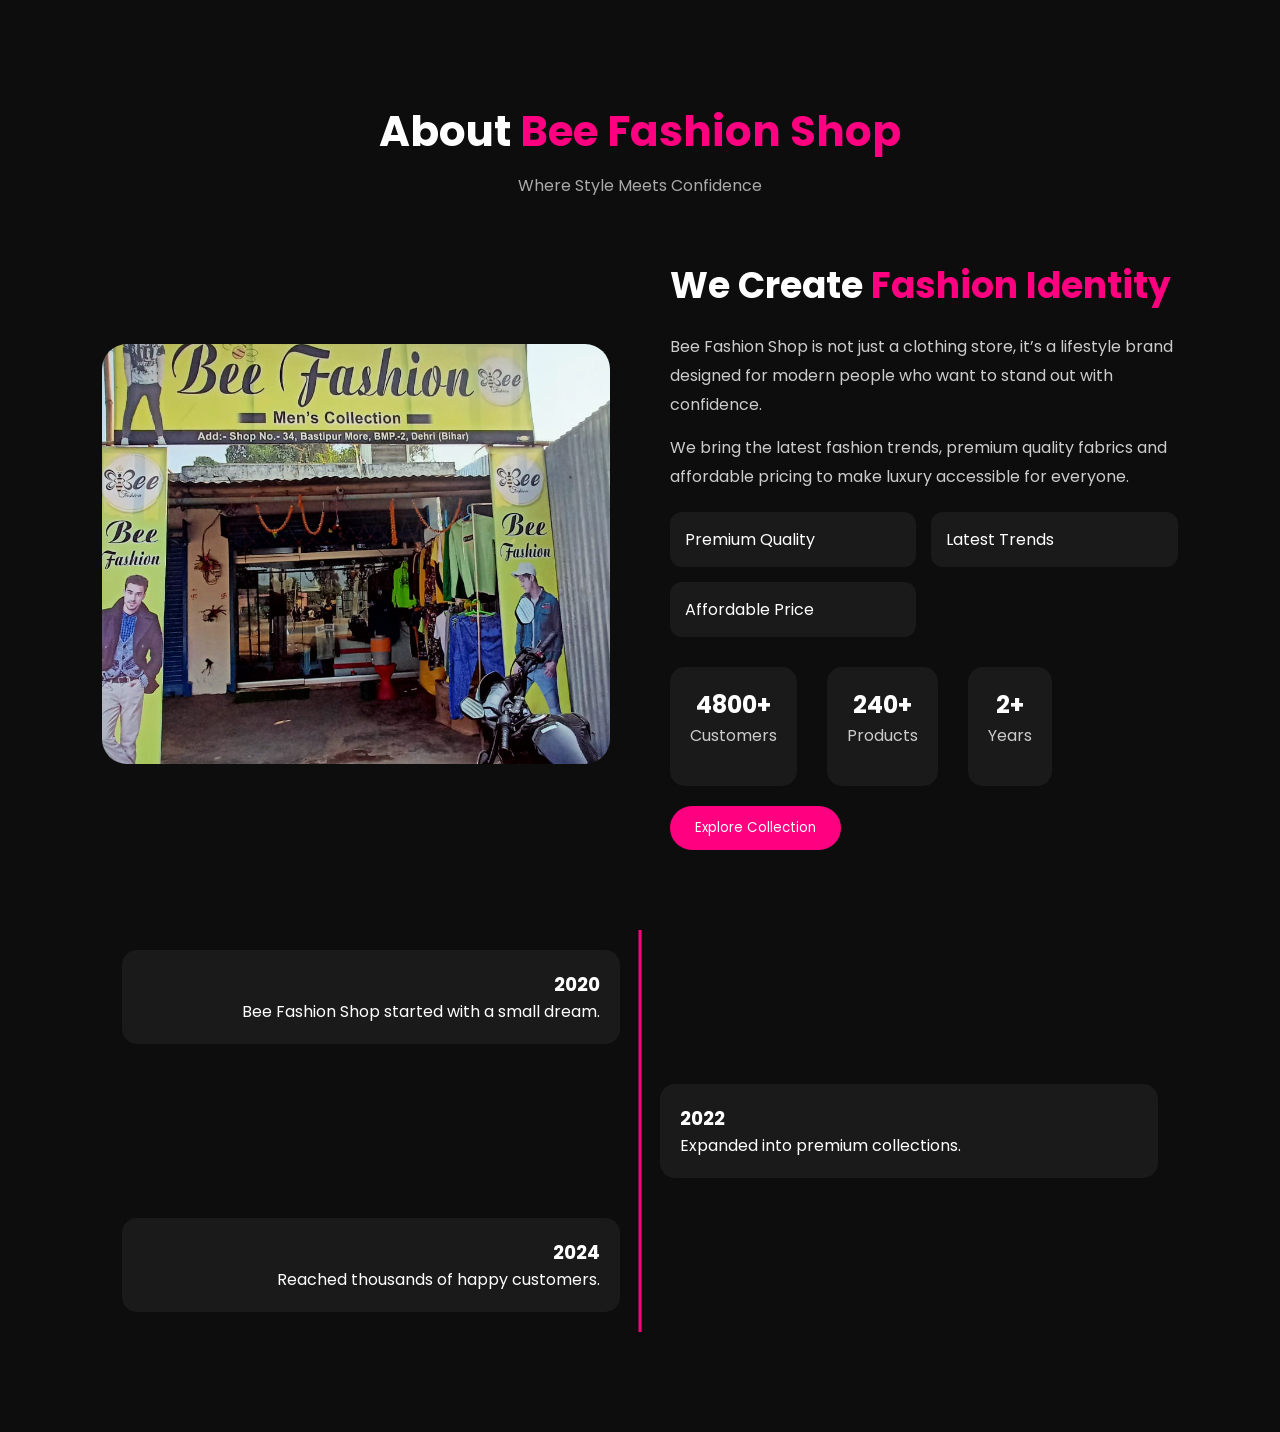
<file: about.html>
<!DOCTYPE html>
<html lang="en">

<head>
    <meta charset="UTF-8">
    <meta name="viewport" content="width=device-width, initial-scale=1.0">
    <title>Bee Fashion Shop - About</title>

    <link href="https://fonts.googleapis.com/css2?family=Poppins:wght@300;400;600;700&display=swap" rel="stylesheet">

    <style>
        /* ================= RESET ================= */
        * {
            margin: 0;
            padding: 0;
            box-sizing: border-box;
            font-family: 'Poppins', sans-serif;
        }

        body {
            background: #0d0d0d;
            color: #fff;
        }

        /* ================= SECTION ================= */
        .about {
            padding: 100px 8%;
        }

        /* ================= HEADER ================= */
        .about-header {
            text-align: center;
            margin-bottom: 60px;
        }

        .about-header h1 {
            font-size: 42px;
            margin-bottom: 10px;
        }

        .about-header span {
            color: #ff0080;
        }

        .about-header p {
            color: #aaa;
        }

        /* ================= GRID ================= */
        .about-grid {
            display: grid;
            grid-template-columns: 1fr 1fr;
            gap: 60px;
            align-items: center;
        }

        /* ================= IMAGE ================= */
        .about-img {
            position: relative;
            overflow: hidden;
            border-radius: 25px;
        }

        .about-img img {
            width: 100%;
            transition: .6s;
        }

        .about-img:hover img {
            transform: scale(1.1);
        }

        /* ================= TEXT ================= */
        .about-text h2 {
            font-size: 36px;
            margin-bottom: 20px;
        }

        .about-text h2 span {
            color: #ff0080;
        }

        .about-text p {
            color: #ccc;
            line-height: 1.8;
            margin-bottom: 15px;
        }

        /* ================= FEATURES ================= */
        .features {
            display: grid;
            grid-template-columns: repeat(2, 1fr);
            gap: 15px;
            margin-top: 20px;
        }

        .feature {
            background: #1a1a1a;
            padding: 15px;
            border-radius: 12px;
            transition: .3s;
        }

        .feature:hover {
            transform: translateY(-5px);
            background: #ff0080;
        }

        /* ================= STATS ================= */
        .stats {
            display: flex;
            gap: 30px;
            margin-top: 30px;
        }

        .stat {
            background: #1a1a1a;
            padding: 20px;
            border-radius: 15px;
            text-align: center;
            transition: .3s;
        }

        .stat:hover {
            transform: translateY(-5px);
            background: #ff0080;
        }

        .stat h3 {
            font-size: 24px;
        }

        /* ================= TIMELINE ================= */
        .timeline {
            margin-top: 80px;
            position: relative;
        }

        .timeline::before {
            content: "";
            position: absolute;
            left: 50%;
            width: 3px;
            height: 100%;
            background: #ff0080;
            transform: translateX(-50%);
        }

        .timeline-item {
            width: 50%;
            padding: 20px;
            position: relative;
        }

        .timeline-item.left {
            left: 0;
            text-align: right;
        }

        .timeline-item.right {
            left: 50%;
        }

        .timeline-box {
            background: #1a1a1a;
            padding: 20px;
            border-radius: 15px;
        }

        /* ================= BUTTON ================= */
        .btn {
            margin-top: 20px;
            padding: 12px 25px;
            border: none;
            background: #ff0080;
            color: #fff;
            border-radius: 30px;
            cursor: pointer;
            transition: .3s;
        }

        .btn:hover {
            transform: translateY(-4px);
            box-shadow: 0 0 15px #ff0080;
        }

        /* ================= ANIMATION ================= */
        .hidden {
            opacity: 0;
            transform: translateY(50px);
            transition: 1s;
        }

        .show {
            opacity: 1;
            transform: translateY(0);
        }

        /* ================= MOBILE ================= */
        @media(max-width:768px) {

            .about-grid {
                grid-template-columns: 1fr;
            }

            .timeline::before {
                left: 10px;
            }

            .timeline-item {
                width: 100%;
                padding-left: 30px;
            }

            .timeline-item.right {
                left: 0;
            }

        }

        /* ================= MOBILE FIX ================= */
        @media(max-width:768px) {

            /* SECTION */
            .about {
                padding: 70px 5%;
            }

            /* HEADER */
            .about-header h1 {
                font-size: 28px;
            }

            .about-header p {
                font-size: 14px;
            }

            /* GRID */
            .about-grid {
                grid-template-columns: 1fr;
                gap: 30px;
            }

            /* IMAGE */
            .about-img img {
                height: 250px;
                object-fit: cover;
            }

            /* TEXT */
            .about-text {
                text-align: center;
            }

            .about-text h2 {
                font-size: 24px;
            }

            .about-text p {
                font-size: 14px;
            }

            /* FEATURES */
            .features {
                grid-template-columns: 1fr;
            }

            /* STATS */
            .stats {
                flex-direction: column;
                gap: 15px;
            }

            .stat {
                width: 100%;
            }

            /* BUTTON */
            .btn {
                width: 100%;
            }

            /* ================= TIMELINE FIX ================= */

            .timeline {
                margin-top: 50px;
            }

            /* vertical line left */
            .timeline::before {
                left: 15px;
            }

            /* all items full width */
            .timeline-item {
                width: 100%;
                padding-left: 40px;
                margin-bottom: 20px;
            }

            /* remove right shift */
            .timeline-item.right {
                left: 0;
            }

            /* remove right align */
            .timeline-item.left {
                text-align: left;
            }

            /* box full width */
            .timeline-box {
                width: 100%;
            }

            /* animation smooth */
            .hidden {
                transform: translateY(30px);
            }

        }

        /* IMAGE FIX (DESKTOP + MOBILE PERFECT) */
        .about-img {
            position: relative;
            border-radius: 25px;
            overflow: hidden;
            width: 100%;
            height: 420px;
            /* FIXED HEIGHT FOR DESKTOP */
        }

        /* IMAGE FIT */
        .about-img img {
            width: 100%;
            height: 100%;
            object-fit: cover;
            /* IMPORTANT */
            object-position: center;
            transition: 0.6s ease;
        }

        /* HOVER ZOOM (SAFE) */
        .about-img:hover img {
            transform: scale(1.08);
        }
    </style>
</head>

<body>

    <section class="about">

        <div class="about-header">
            <h1>About <span>Bee Fashion Shop</span></h1>
            <p>Where Style Meets Confidence</p>
        </div>

        <div class="about-grid hidden">

            <div class="about-img">
                <img src="WhatsApp Image 2026-05-03 at 5.36.09 PM.jpeg">
            </div>

            <div class="about-text">
                <h2>We Create <span>Fashion Identity</span></h2>

                <p>
                    Bee Fashion Shop is not just a clothing store, it’s a lifestyle brand
                    designed for modern people who want to stand out with confidence.
                </p>

                <p>
                    We bring the latest fashion trends, premium quality fabrics and
                    affordable pricing to make luxury accessible for everyone.
                </p>

                <div class="features">
                    <div class="feature">Premium Quality</div>
                    <div class="feature">Latest Trends</div>
                    <div class="feature">Affordable Price</div>

                </div>

                <div class="stats">
                    <div class="stat">
                        <h3 id="c1">0</h3>
                        <p>Customers</p>
                    </div>
                    <div class="stat">
                        <h3 id="c2">0</h3>
                        <p>Products</p>
                    </div>
                    <div class="stat">
                        <h3 id="c3">0</h3>
                        <p>Years</p>
                    </div>
                </div>

                <button class="btn">Explore Collection</button>

            </div>

        </div>

        <!-- TIMELINE -->
        <div class="timeline">

            <div class="timeline-item left hidden">
                <div class="timeline-box">
                    <h3>2020</h3>
                    <p>Bee Fashion Shop started with a small dream.</p>
                </div>
            </div>

            <div class="timeline-item right hidden">
                <div class="timeline-box">
                    <h3>2022</h3>
                    <p>Expanded into premium collections.</p>
                </div>
            </div>

            <div class="timeline-item left hidden">
                <div class="timeline-box">
                    <h3>2024</h3>
                    <p>Reached thousands of happy customers.</p>
                </div>
            </div>

        </div>

    </section>

    <script>

        /* SCROLL ANIMATION */
        const hiddenElements = document.querySelectorAll(".hidden");

        window.addEventListener("scroll", () => {
            hiddenElements.forEach(el => {
                const pos = el.getBoundingClientRect().top;
                if (pos < window.innerHeight - 100) {
                    el.classList.add("show");
                }
            });
        });

        /* COUNTER */
        function counter(id, target) {
            let count = 0;
            let step = target / 50;

            let interval = setInterval(() => {
                count += step;
                if (count >= target) {
                    count = target;
                    clearInterval(interval);
                }
                document.getElementById(id).innerText = Math.floor(count) + "+";
            }, 30);
        }

        setTimeout(() => {
            counter("c1", 10000);
            counter("c2", 500);
            counter("c3", 5);
        }, 500);

    </script>

</body>

</html>
</file>
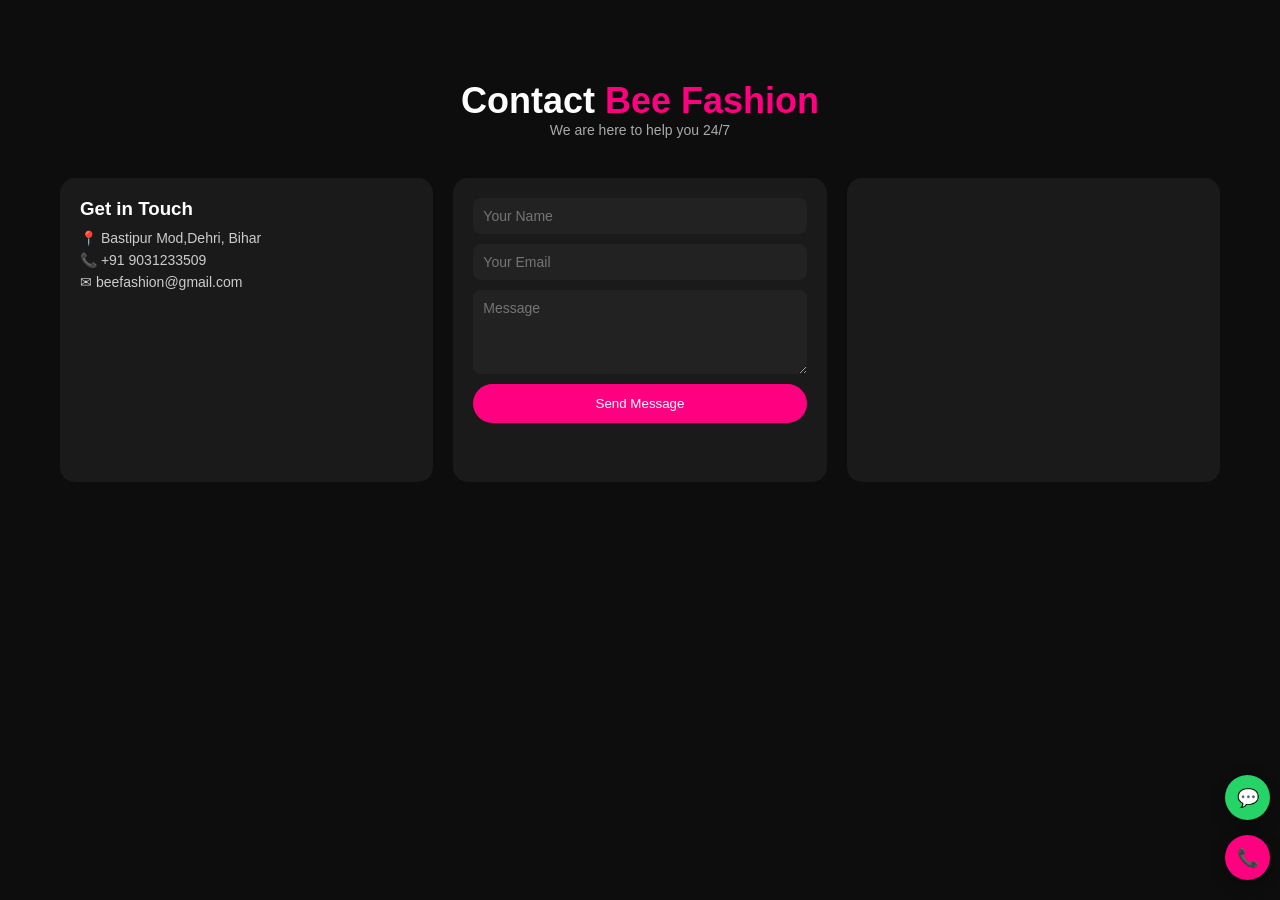
<file: contact.html>
<!DOCTYPE html>
<html lang="en">

<head>
    <meta charset="UTF-8">
    <meta name="viewport" content="width=device-width, initial-scale=1.0">
    <title>Contact - Bee Fashion</title>

    <style>
        /* RESET */
        * {
            margin: 0;
            padding: 0;
            box-sizing: border-box;
            font-family: sans-serif;
        }

        html,
        body {
            overflow-x: hidden;
            background: #0d0d0d;
            color: #fff;
        }

        /* SECTION */
        .contact-section {
            padding: 80px 20px;
            max-width: 1200px;
            margin: auto;
        }

        /* HEADER */
        .contact-header {
            text-align: center;
            margin-bottom: 40px;
        }

        .contact-header h2 {
            font-size: 36px;
        }

        .contact-header span {
            color: #ff0080;
        }

        .contact-header p {
            color: #aaa;
            font-size: 14px;
        }

        /* GRID */
        .contact-container {
            display: grid;
            grid-template-columns: repeat(auto-fit, minmax(280px, 1fr));
            gap: 20px;
            width: 100%;
        }

        /* CARD */
        .contact-info,
        .contact-form,
        .map-box {
            background: #1a1a1a;
            padding: 20px;
            border-radius: 15px;
            width: 100%;
        }

        /* INFO */
        .contact-info h3 {
            margin-bottom: 10px;
        }

        .contact-info p {
            color: #ccc;
            font-size: 14px;
            margin-bottom: 6px;
        }

        /* FORM */
        .contact-form {
            display: flex;
            flex-direction: column;
            gap: 10px;
        }

        .contact-form input,
        .contact-form textarea {
            width: 100%;
            padding: 10px;
            border: none;
            border-radius: 8px;
            background: #222;
            color: #fff;
            font-size: 14px;
        }

        .contact-form button {
            padding: 12px;
            border: none;
            border-radius: 25px;
            background: #ff0080;
            color: #fff;
            cursor: pointer;
            transition: .3s;
        }

        .contact-form button:hover {
            transform: translateY(-2px);
            box-shadow: 0 0 10px #ff0080;
        }

        #msg {
            font-size: 12px;
            color: #0f0;
        }

        /* MAP */
        .map-box iframe {
            width: 100%;
            height: 260px;
            border: none;
            border-radius: 10px;
        }

        /* FLOAT BUTTONS */
        .whatsapp-btn,
        .call-btn {
            position: fixed;
            right: 10px;
            width: 45px;
            height: 45px;
            display: flex;
            align-items: center;
            justify-content: center;
            border-radius: 50%;
            color: #fff;
            text-decoration: none;
            font-size: 18px;
            box-shadow: 0 5px 15px rgba(0, 0, 0, .3);
            z-index: 1000;
        }

        /* WhatsApp */
        .whatsapp-btn {
            background: #25D366;
            bottom: 80px;
        }

        /* Call */
        .call-btn {
            background: #ff0080;
            bottom: 20px;
        }

        /* HOVER */
        .whatsapp-btn:hover,
        .call-btn:hover {
            transform: scale(1.1);
        }

        /* MOBILE */
        @media(max-width:480px) {

            .contact-header h2 {
                font-size: 24px;
            }

            .contact-header p {
                font-size: 12px;
            }

            .contact-section {
                padding: 60px 15px;
            }

            .contact-container {
                grid-template-columns: 1fr;
            }

            .map-box iframe {
                height: 220px;
            }

        }
    </style>
</head>

<body>

    <section class="contact-section">

        <div class="contact-header">
            <h2>Contact <span>Bee Fashion</span></h2>
            <p>We are here to help you 24/7</p>
        </div>

        <div class="contact-container">

            <!-- INFO -->
            <div class="contact-info">
                <h3>Get in Touch</h3>
                <p>📍 Bastipur Mod,Dehri, Bihar</p>
                <p>📞 +91 9031233509</p>
                <p>✉ beefashion@gmail.com</p>
            </div>

            <!-- FORM -->
            <form class="contact-form" id="contactForm">
                <input type="text" placeholder="Your Name" required>
                <input type="email" placeholder="Your Email" required>
                <textarea rows="4" placeholder="Message" required></textarea>
                <button type="submit">Send Message</button>
                <small id="msg"></small>
            </form>

            <!-- MAP -->
            <div class="map-box">
                <iframe src="https://www.google.com/maps?q=Mithapur%20Bihar&output=embed"></iframe>
            </div>

        </div>

    </section>

    <!-- FLOAT BUTTONS -->
    <a href="https://wa.me/9031233509" class="whatsapp-btn">💬</a>
    <a href="tel:+9031233509" class="call-btn">📞</a>

    <script>

        const form = document.getElementById("contactForm");
        const msg = document.getElementById("msg");

        form.addEventListener("submit", function (e) {
            e.preventDefault();

            msg.innerText = "Sending...";

            setTimeout(() => {
                msg.innerText = "Message Sent Successfully ✅";
                form.reset();
            }, 1500);

        });

    </script>

</body>

</html>
</file>
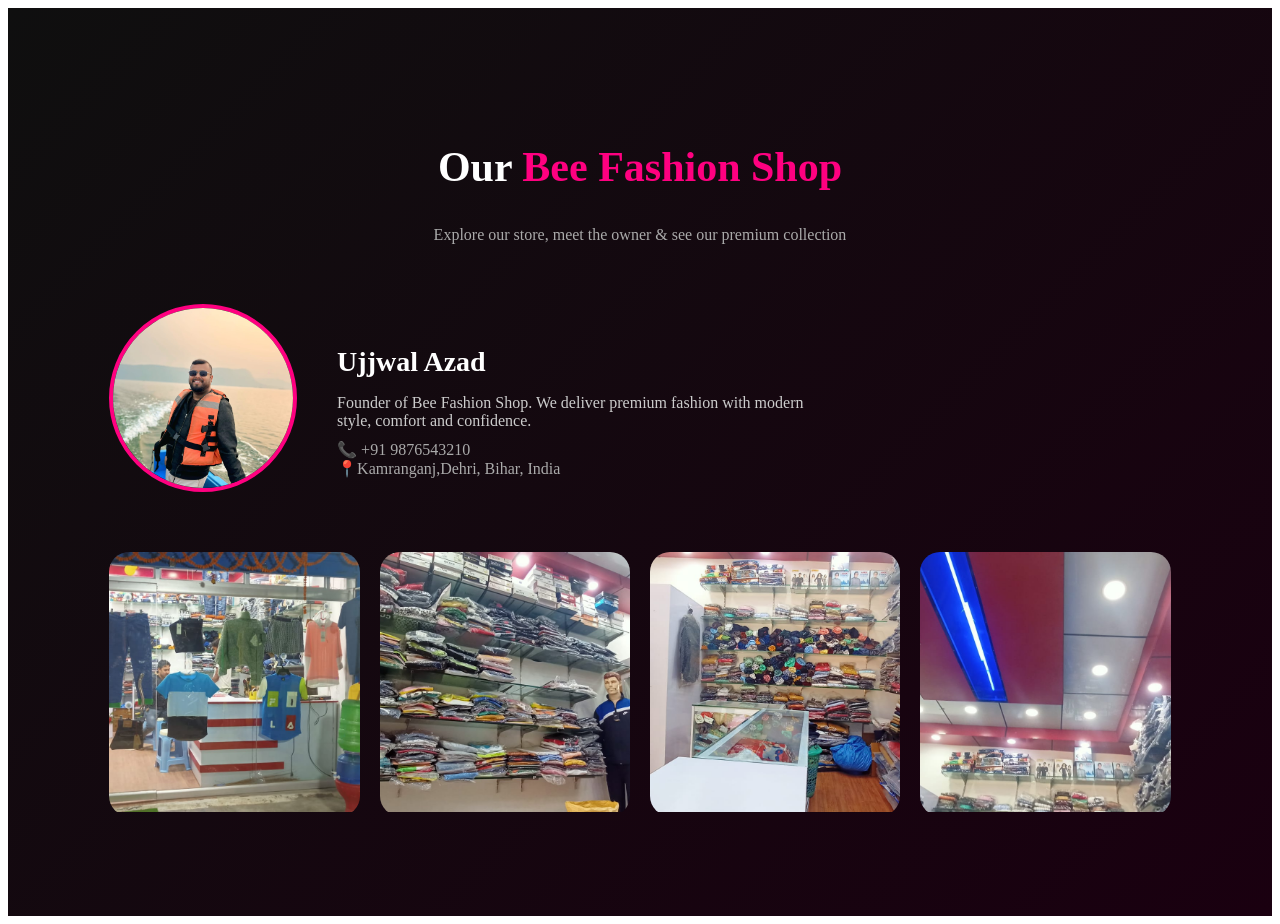
<file: shop.html>
<!DOCTYPE html>
<html lang="en">

<head>
    <meta charset="UTF-8">
    <meta name="viewport" content="width=device-width, initial-scale=1.0">
    <title>Document</title>
    <style>
        /* SECTION */
        .shop-section {
            padding: 100px 8%;
            background: linear-gradient(135deg, #0f0f0f, #1a0010);
            color: #fff;
        }

        /* HEADER */
        .shop-header {
            text-align: center;
            margin-bottom: 60px;
        }

        .shop-header h2 {
            font-size: 42px;
        }

        .shop-header span {
            color: #ff0080;
        }

        .shop-header p {
            color: #aaa;
        }

        /* OWNER */
        .owner {
            display: flex;
            align-items: center;
            gap: 40px;
            margin-bottom: 60px;
            flex-wrap: wrap;
        }

        /* IMAGE */
        .owner-img {
            width: 180px;
            height: 180px;
            border-radius: 50%;
            overflow: hidden;
            border: 4px solid #ff0080;
        }

        .owner-img img {
            width: 100%;
            height: 100%;
            object-fit: cover;
        }

        /* INFO */
        .owner-info {
            max-width: 500px;
        }

        .owner-info h3 {
            font-size: 28px;
            margin-bottom: 10px;
        }

        .owner-info p {
            color: #ccc;
            margin-bottom: 10px;
        }

        .owner-social span {
            display: block;
            color: #aaa;
        }

        /* GALLERY */
        .gallery {
            display: grid;
            grid-template-columns: repeat(4, 1fr);
            gap: 20px;
        }

        /* IMAGE BOX */
        .img-box {
            overflow: hidden;
            border-radius: 20px;
            cursor: pointer;
            position: relative;
        }

        /* IMAGE */
        .img-box img {
            width: 100%;
            height: 260px;
            object-fit: cover;
            transition: .5s;
        }

        /* HOVER EFFECT */
        .img-box:hover img {
            transform: scale(1.1);
        }

        /* OVERLAY */
        .img-box::after {
            content: "View";
            position: absolute;
            inset: 0;
            display: flex;
            align-items: center;
            justify-content: center;
            background: rgba(0, 0, 0, .6);
            opacity: 0;
            transition: .4s;
        }

        .img-box:hover::after {
            opacity: 1;
        }

        /* LIGHTBOX */
        .lightbox {
            position: fixed;
            top: 0;
            left: 0;
            width: 100%;
            height: 100%;
            background: rgba(0, 0, 0, .9);
            display: flex;
            align-items: center;
            justify-content: center;
            opacity: 0;
            pointer-events: none;
            transition: .4s;
        }

        .lightbox img {
            max-width: 90%;
            max-height: 80%;
            border-radius: 10px;
        }

        .lightbox.show {
            opacity: 1;
            pointer-events: auto;
        }

        /* SCROLL ANIMATION */
        .hidden {
            opacity: 0;
            transform: translateY(60px);
            transition: 1s;
        }

        .show {
            opacity: 1;
            transform: translateY(0);
        }

        /* MOBILE */
        @media(max-width:768px) {

            .shop-section {
                padding: 70px 5%;
            }

            .owner {
                flex-direction: column;
                text-align: center;
            }

            .gallery {
                grid-template-columns: 1fr 1fr;
            }

            .img-box img {
                height: 180px;
            }

        }
    </style>
</head>

<body>
    <section class="shop-section">

        <div class="shop-header">
            <h2>Our <span>Bee Fashion Shop</span></h2>
            <p>Explore our store, meet the owner & see our premium collection</p>
        </div>

        <!-- Owner -->
        <div class="owner hidden">
            <div class="owner-img">
                <img src="owner.jpeg" alt="">
            </div>

            <div class="owner-info">
                <h3>Ujjwal Azad</h3>
                <p>
                    Founder of Bee Fashion Shop. We deliver premium fashion
                    with modern style, comfort and confidence.
                </p>

                <div class="owner-social">
                    <span>📞 +91 9876543210</span>
                    <span>📍Kamranganj,Dehri, Bihar, India</span>
                </div>
            </div>
        </div>

        <!-- Gallery -->
        <div class="gallery">

            <div class="img-box hidden">
                <img src="WhatsApp Image 2026-05-03 at 5.36.09 PM (2).jpeg">
            </div>

            <div class="img-box hidden">
                <img src="WhatsApp Image 2026-05-03 at 5.36.09 PM (3).jpeg">
            </div>

            <div class="img-box hidden">
                <img src="WhatsApp Image 2026-05-03 at 5.36.09 PM (4).jpeg">
            </div>

            <div class="img-box hidden">
                <img src="WhatsApp Image 2026-05-03 at 5.36.09 PM (1).jpeg">
            </div>

        </div>

    </section>
    <script>
        /* SCROLL ANIMATION */
        const elements = document.querySelectorAll(".hidden");

        window.addEventListener("scroll", () => {
            elements.forEach(el => {
                const pos = el.getBoundingClientRect().top;
                if (pos < window.innerHeight - 100) {
                    el.classList.add("show");
                }
            });
        });

        /* LIGHTBOX */
        const images = document.querySelectorAll(".img-box img");
        const lightbox = document.getElementById("lightbox");
        const lightboxImg = document.getElementById("lightbox-img");

        images.forEach(img => {
            img.addEventListener("click", () => {
                lightbox.classList.add("show");
                lightboxImg.src = img.src;
            });
        });

        lightbox.addEventListener("click", () => {
            lightbox.classList.remove("show");
        });
    </script>

    <!-- Lightbox -->
    <div class="lightbox" id="lightbox">
        <img id="lightbox-img">
    </div>
</body>

</html>
</file>
